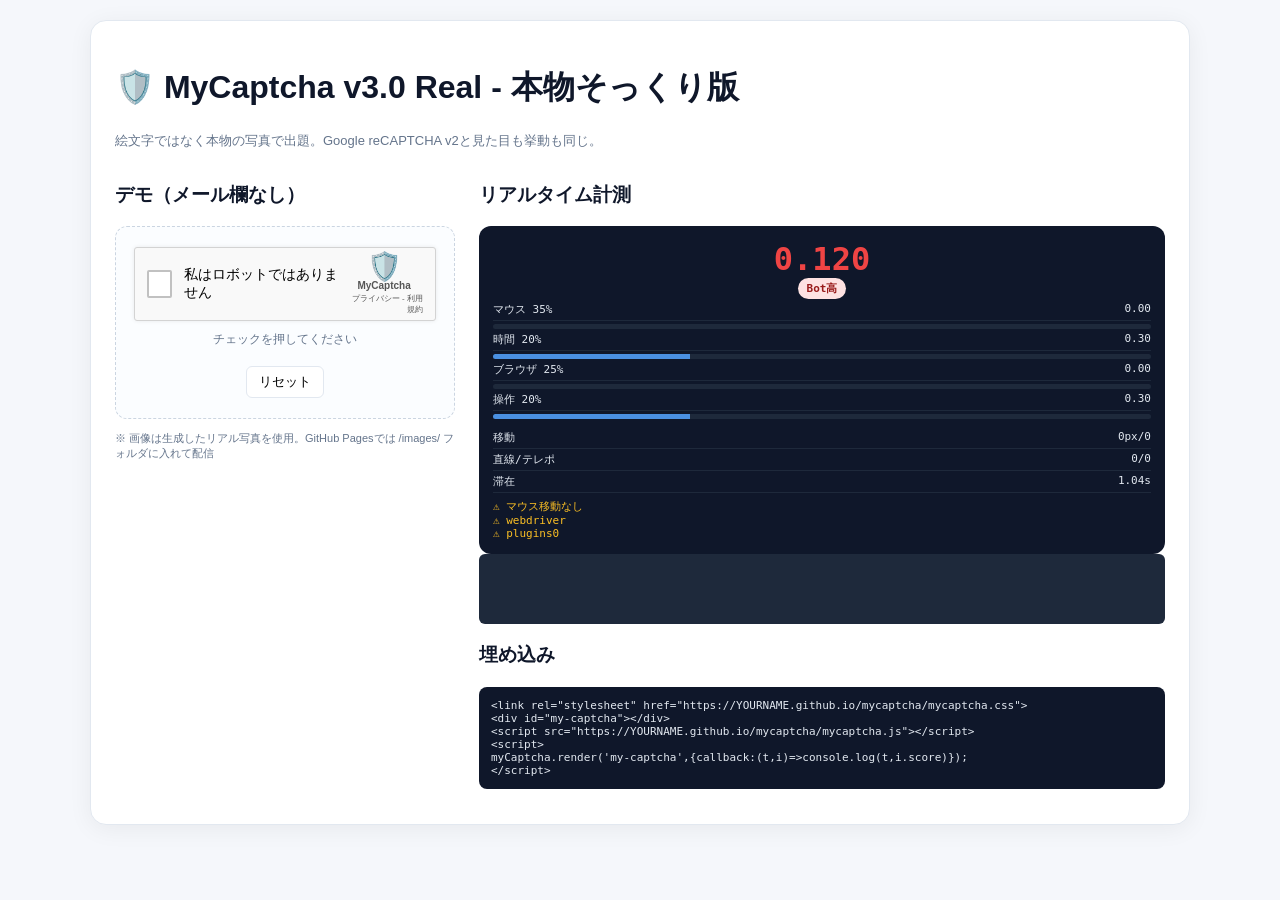
<file: index.html>
<!doctype html>
<html lang="ja">
<head>
<meta charset="utf-8">
<meta name="viewport" content="width=device-width,initial-scale=1">
<title>MyCaptcha v3.0 Real - 本物そっくり画像パズル</title>
<link rel="stylesheet" href="./mycaptcha.css">
<style>
:root{--bg:#f5f7fb;--card:#fff;--text:#0f172a;--muted:#64748b;--border:#e2e8f0;--primary:#4a90e2}
*{box-sizing:border-box} body{font-family:"Noto Sans JP",sans-serif;background:var(--bg);margin:0;padding:20px;color:var(--text)}
.card{background:var(--card);border-radius:16px;padding:24px;max-width:1100px;margin:0 auto;box-shadow:0 4px 24px rgba(0,0,0,.06);border:1px solid var(--border)}
.grid{display:grid;grid-template-columns:340px 1fr;gap:24px} @media(max-width:900px){.grid{grid-template-columns:1fr}}
.demo-box{background:#fbfdff;border:1px dashed #cbd5e1;border-radius:12px;padding:20px;display:flex;flex-direction:column;align-items:center;gap:10px}
.debug{background:#0f172a;color:#e2e8f0;border-radius:12px;padding:14px;font-family:monospace;font-size:11px}
.row{display:flex;justify-content:space-between;padding:3px 0;border-bottom:1px solid #1e293b}
.bar{height:5px;background:#1e293b;border-radius:3px;overflow:hidden;margin-top:3px}
.bar-fill{height:100%;background:var(--primary);transition:width .2s}
.score-big{font-size:32px;font-weight:800;text-align:center}
.badge{display:inline-block;padding:3px 9px;border-radius:20px;font-size:11px;font-weight:700}
.badge.human{background:#dcfce7;color:#166534}.badge.suspicious{background:#fef9c3;color:#854d0e}.badge.bot{background:#fee2e2;color:#991b1b}
pre{background:#0f172a;color:#e2e8f0;padding:12px;border-radius:8px;overflow:auto;font-size:11px}
canvas{width:100%;height:70px;background:#1e293b;border-radius:6px}
.token{word-break:break-all;background:#f8fafc;border:1px solid var(--border);border-radius:6px;padding:8px;font-family:monospace;font-size:10px}
</style>
</head>
<body>
<div class="card">
<h1>🛡️ MyCaptcha v3.0 Real - 本物そっくり版</h1>
<p style="color:var(--muted);font-size:13px">絵文字ではなく本物の写真で出題。Google reCAPTCHA v2と見た目も挙動も同じ。</p>
<div class="grid">
<div>
<h3>デモ（メール欄なし）</h3>
<div class="demo-box">
<div id="demo-captcha"></div>
<div id="status" style="font-size:12px;color:var(--muted)">チェックを押してください</div>
<div id="token" class="token" style="display:none"></div>
<button onclick="myCaptcha.reset()" style="margin-top:8px;padding:6px 12px;border:1px solid var(--border);border-radius:6px;background:#fff;cursor:pointer">リセット</button>
</div>
<p style="font-size:11px;color:var(--muted);margin-top:12px">※ 画像は生成したリアル写真を使用。GitHub Pagesでは /images/ フォルダに入れて配信</p>
</div>
<div>
<h3>リアルタイム計測</h3>
<div class="debug" id="debug">計測中...</div>
<canvas id="trail" width="560" height="140"></canvas>
<h3 style="margin-top:14px">埋め込み</h3>
<pre>&lt;link rel="stylesheet" href="https://YOURNAME.github.io/mycaptcha/mycaptcha.css"&gt;
&lt;div id="my-captcha"&gt;&lt;/div&gt;
&lt;script src="https://YOURNAME.github.io/mycaptcha/mycaptcha.js"&gt;&lt;/script&gt;
&lt;script&gt;
myCaptcha.render('my-captcha',{callback:(t,i)=>console.log(t,i.score)});
&lt;/script&gt;</pre>
</div>
</div>
</div>
<script src="./mycaptcha.js"></script>
<script>
const canvas=document.getElementById('trail'), ctx=canvas.getContext('2d');
function drawTrail(pos){
  ctx.clearRect(0,0,canvas.width,canvas.height);
  if(!pos||pos.length<2) return;
  const xs=pos.map(p=>p.x), ys=pos.map(p=>p.y);
  const minX=Math.min(...xs), maxX=Math.max(...xs), minY=Math.min(...ys), maxY=Math.max(...ys);
  const pad=8, w=canvas.width-pad*2, h=canvas.height-pad*2;
  const sx=(maxX-minX)>0?w/(maxX-minX):1, sy=(maxY-minY)>0?h/(maxY-minY):1, sc=Math.min(sx,sy);
  ctx.strokeStyle='#4a90e2'; ctx.lineWidth=2; ctx.beginPath();
  pos.forEach((p,i)=>{ const x=pad+(p.x-minX)*sc, y=pad+(p.y-minY)*sc; if(i===0) ctx.moveTo(x,y); else ctx.lineTo(x,y); }); ctx.stroke();
}
function renderDebug(){
  const d=myCaptcha.getDetailed(); if(!d) return;
  const cls=d.score>=0.6?'human':d.score>=0.3?'suspicious':'bot';
  document.getElementById('debug').innerHTML=`
    <div class="score-big" style="color:${d.score>=0.6?'#22c55e':d.score>=0.3?'#eab308':'#ef4444'}">${d.score.toFixed(3)}</div>
    <div style="text-align:center"><span class="badge ${cls}">${d.classification}</span></div>
    <div class="row"><span>マウス 35%</span><span>${d.breakdown.mouse.toFixed(2)}</span></div><div class="bar"><div class="bar-fill" style="width:${d.breakdown.mouse*100}%"></div></div>
    <div class="row"><span>時間 20%</span><span>${d.breakdown.time.toFixed(2)}</span></div><div class="bar"><div class="bar-fill" style="width:${d.breakdown.time*100}%"></div></div>
    <div class="row"><span>ブラウザ 25%</span><span>${d.breakdown.browser.toFixed(2)}</span></div><div class="bar"><div class="bar-fill" style="width:${d.breakdown.browser*100}%"></div></div>
    <div class="row"><span>操作 20%</span><span>${d.breakdown.interaction.toFixed(2)}</span></div><div class="bar"><div class="bar-fill" style="width:${d.breakdown.interaction*100}%"></div></div>
    <div style="margin-top:8px"><div class="row"><span>移動</span><span>${d.raw.distance}px/${d.raw.moves}</span></div><div class="row"><span>直線/テレポ</span><span>${d.raw.maxStraight}/${d.raw.teleports}</span></div><div class="row"><span>滞在</span><span>${d.raw.timeOnPage}s</span></div></div>
    ${d.reasons.length? `<div style="color:#fbbf24;margin-top:6px">⚠️ ${d.reasons.slice(0,3).join('<br>⚠️ ')}</div>`:`<div style="color:#4ade80;margin-top:6px">✅ 不審なし</div>`}
  `;
  drawTrail(d.raw.positions);
}
myCaptcha.render('demo-captcha',{callback:(token,info)=>{ document.getElementById('status').innerHTML=`✅ 成功 <span class="badge human">${info.classification}</span>`; const tb=document.getElementById('token'); tb.style.display='block'; tb.textContent=token; }});
setInterval(renderDebug,200);
</script>
</body>
</html>
</file>
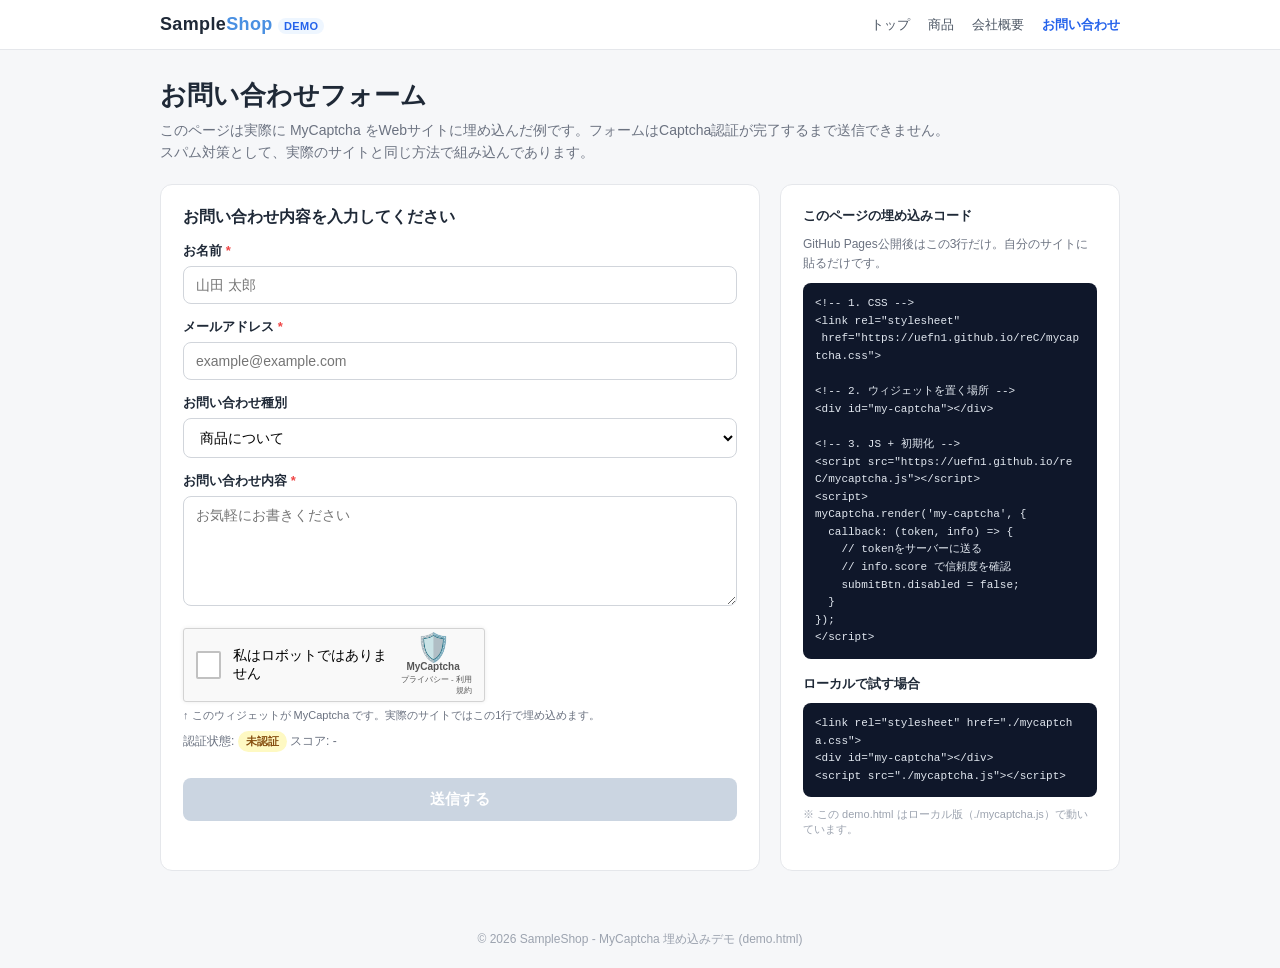
<file: Demo.html>
<!doctype html>
<html lang="ja">
<head>
<meta charset="utf-8">
<meta name="viewport" content="width=device-width,initial-scale=1">
<title>お問い合わせ | サンプルサイト - MyCaptcha埋め込みデモ - uefn1.github.io/reC</title>
<link rel="stylesheet" href="./mycaptcha.css">
<style>
*{box-sizing:border-box}
body{font-family:"Noto Sans JP",Helvetica,Arial,sans-serif;margin:0;background:#f6f7f9;color:#1f2937}
header{background:#fff;border-bottom:1px solid #e5e7eb;position:sticky;top:0;z-index:10}
.nav{max-width:1000px;margin:0 auto;padding:14px 20px;display:flex;justify-content:space-between;align-items:center}
.logo{font-weight:800;font-size:18px;letter-spacing:.02em}
.logo span{color:#4a90e2}
.nav a{margin-left:18px;font-size:13px;color:#4b5563;text-decoration:none}
.hero{max-width:1000px;margin:28px auto 0;padding:0 20px}
.hero h1{font-size:26px;margin:0 0 6px}
.hero p{color:#6b7280;font-size:14px;line-height:1.6;margin:0}
.container{max-width:1000px;margin:20px auto 40px;padding:0 20px;display:grid;grid-template-columns:1fr 340px;gap:20px}
@media(max-width:820px){.container{grid-template-columns:1fr}}
.card{background:#fff;border:1px solid #e5e7eb;border-radius:12px;padding:22px}
.card h2{font-size:16px;margin:0 0 14px}
label{display:block;font-size:13px;font-weight:600;margin:14px 0 6px}
label span{color:#ef4444}
input[type="text"],input[type="email"],textarea,select{width:100%;padding:10px 12px;border:1px solid #d1d5db;border-radius:8px;font-size:14px;font-family:inherit;background:#fff}
input:focus,textarea:focus,select:focus{outline:none;border-color:#4a90e2;box-shadow:0 0 0 3px rgba(74,144,226,.15)}
textarea{height:110px;resize:vertical}
.captcha-wrap{margin:18px 0 10px}
.captcha-note{font-size:11px;color:#6b7280;margin-top:6px}
.submit{width:100%;padding:12px;background:#4a90e2;color:#fff;border:none;border-radius:8px;font-size:15px;font-weight:700;cursor:pointer;margin-top:16px;transition:.15s}
.submit:disabled{background:#cbd5e1;cursor:not-allowed}
.submit:not(:disabled):hover{background:#3a7bd5}
.alert{padding:12px 14px;border-radius:8px;font-size:13px;line-height:1.5;display:none;margin-top:14px}
.alert.success{background:#dcfce7;color:#166534;border:1px solid #bbf7d0}
.alert.error{background:#fee2e2;color:#991b1b;border:1px solid #fecaca}
.side{position:sticky;top:70px;height:fit-content}
.side h3{font-size:13px;margin:0 0 10px}
.code{background:#0f172a;color:#e2e8f0;border-radius:8px;padding:12px;font-family:monospace;font-size:11px;line-height:1.6;overflow:auto;white-space:pre-wrap;word-break:break-all}
.badge{display:inline-block;padding:3px 8px;border-radius:999px;font-size:11px;font-weight:700}
.badge.ok{background:#dcfce7;color:#166534}
.badge.wait{background:#fef9c3;color:#854d0e}
.status{font-size:12px;color:#6b7280;margin-top:8px}
footer{max-width:1000px;margin:0 auto;padding:20px;color:#9ca3af;font-size:12px;text-align:center}
.token-box{background:#f8fafc;border:1px solid #e5e7eb;border-radius:8px;padding:10px;font-family:monospace;font-size:10px;word-break:break-all;display:none;margin-top:10px}
</style>
</head>
<body>
<header>
  <div class="nav">
    <div class="logo">Sample<span>Shop</span> <span style="font-size:11px;background:#eef6ff;color:#2563eb;padding:2px 6px;border-radius:999px">DEMO</span></div>
    <nav><a href="#">トップ</a><a href="#">商品</a><a href="#">会社概要</a><a href="#" style="color:#2563eb;font-weight:700">お問い合わせ</a></nav>
  </div>
</header>

<div class="hero">
  <h1>お問い合わせフォーム</h1>
  <p>このページは実際に MyCaptcha をWebサイトに埋め込んだ例です。フォームはCaptcha認証が完了するまで送信できません。<br>スパム対策として、実際のサイトと同じ方法で組み込んであります。</p>
</div>

<div class="container">
  <!-- 左：実際のフォーム -->
  <div class="card">
    <h2>お問い合わせ内容を入力してください</h2>
    <form id="contact-form">
      <label>お名前 <span>*</span></label>
      <input type="text" id="f-name" placeholder="山田 太郎" required>

      <label>メールアドレス <span>*</span></label>
      <input type="email" id="f-email" placeholder="example@example.com" required>

      <label>お問い合わせ種別</label>
      <select id="f-type">
        <option>商品について</option>
        <option>配送・返品について</option>
        <option>その他</option>
      </select>

      <label>お問い合わせ内容 <span>*</span></label>
      <textarea id="f-message" placeholder="お気軽にお書きください" required></textarea>

      <div class="captcha-wrap">
        <!-- ここが実際の埋め込み部分 -->
        <div id="my-captcha"></div>
        <div class="captcha-note">↑ このウィジェットが MyCaptcha です。実際のサイトではこの1行で埋め込めます。</div>
        <div class="status" id="captcha-status">認証状態: <span class="badge wait">未認証</span> スコア: -</div>
        <div class="token-box" id="token-box"></div>
      </div>

      <button type="submit" class="submit" id="submit-btn" disabled>送信する</button>
      <div class="alert success" id="alert-success">✅ 送信完了！お問い合わせありがとうございます。担当者からご連絡します。</div>
      <div class="alert error" id="alert-error">⚠️ 先に「私はロボットではありません」にチェックしてください。</div>
    </form>
  </div>

  <!-- 右：埋め込み方法 -->
  <div class="side">
    <div class="card">
      <h3>このページの埋め込みコード</h3>
      <p style="font-size:12px;color:#6b7280;line-height:1.6;margin:0 0 10px">GitHub Pages公開後はこの3行だけ。自分のサイトに貼るだけです。</p>
      <div class="code">&lt;!-- 1. CSS --&gt;
&lt;link rel="stylesheet"
 href="https://uefn1.github.io/reC/mycaptcha.css"&gt;

&lt;!-- 2. ウィジェットを置く場所 --&gt;
&lt;div id="my-captcha"&gt;&lt;/div&gt;

&lt;!-- 3. JS + 初期化 --&gt;
&lt;script src="https://uefn1.github.io/reC/mycaptcha.js"&gt;&lt;/script&gt;
&lt;script&gt;
myCaptcha.render('my-captcha', {
  callback: (token, info) =&gt; {
    // tokenをサーバーに送る
    // info.score で信頼度を確認
    submitBtn.disabled = false;
  }
});
&lt;/script&gt;</div>

      <h3 style="margin-top:16px">ローカルで試す場合</h3>
      <div class="code">&lt;link rel="stylesheet" href="./mycaptcha.css"&gt;
&lt;div id="my-captcha"&gt;&lt;/div&gt;
&lt;script src="./mycaptcha.js"&gt;&lt;/script&gt;</div>
      <p style="font-size:11px;color:#9ca3af;margin-top:10px">※ この demo.html はローカル版（./mycaptcha.js）で動いています。</p>
    </div>
  </div>
</div>

<footer>© 2026 SampleShop - MyCaptcha 埋め込みデモ (demo.html)</footer>

<script src="./mycaptcha.js"></script>
<script>
// 実際のサイトと同じ埋め込み
const submitBtn = document.getElementById('submit-btn');
const statusEl = document.getElementById('captcha-status');
const tokenBox = document.getElementById('token-box');

myCaptcha.render('my-captcha', {
  callback: (token, info) => {
    console.log('MyCaptcha token:', token);
    console.log('Score:', info.score, info.classification);
    statusEl.innerHTML = `認証状態: <span class="badge ok">認証済み</span> スコア: ${info.score.toFixed(3)} (${info.classification})`;
    submitBtn.disabled = false;
    tokenBox.style.display = 'block';
    tokenBox.textContent = 'token: ' + token;
  }
});

document.getElementById('contact-form').addEventListener('submit', (e) => {
  e.preventDefault();
  const token = myCaptcha.getResponse();
  if (!token) {
    document.getElementById('alert-error').style.display = 'block';
    document.getElementById('alert-success').style.display = 'none';
    return;
  }
  // 本番ではここで fetch('/api/contact', {method:'POST', body: JSON.stringify({token, ...})})
  document.getElementById('alert-error').style.display = 'none';
  document.getElementById('alert-success').style.display = 'block';
  // 任意: 送信後にリセット
  // myCaptcha.reset(); submitBtn.disabled = true;
});
</script>
</body>
</html>
</file>
<file: mycaptcha.css>
.mycaptcha-box{width:302px;height:74px;display:flex;justify-content:space-between;align-items:center;border:1px solid #d3d3d3;border-radius:3px;background:#f9f9f9;padding:0 12px;box-sizing:border-box;font-family:Roboto,"Noto Sans JP",sans-serif;user-select:none;position:relative;box-shadow:0 0 4px rgba(0,0,0,.08)}
.mc-left{display:flex;align-items:center;gap:12px}
.mc-checkbox{width:28px;height:28px;border:2px solid #c1c1c1;border-radius:2px;background:#fff;cursor:pointer;display:flex;align-items:center;justify-content:center;position:relative;transition:.2s;outline:none}
.mc-checkbox:hover{border-color:#8d8d8d}.mc-checkbox:focus{border-color:#4a90e2;box-shadow:0 0 0 2px rgba(74,144,226,.2)}
.mc-checkbox.loading .mc-spinner{display:block}.mc-checkbox.checked{border-color:#4caf50}.mc-checkbox.checked .mc-checkmark{display:block}
.mc-checkmark{display:none;width:12px;height:20px;border:solid #4caf50;border-width:0 3px 3px 0;transform:rotate(45deg) translateY(-2px)}
.mc-spinner{display:none;width:18px;height:18px;border:3px solid #e0e0e0;border-top:3px solid #4285f4;border-radius:50%;animation:mc-spin .8s linear infinite}
@keyframes mc-spin{to{transform:rotate(360deg)}}
.mc-label{font-size:14px;color:#000}.mc-right{text-align:right;display:flex;flex-direction:column;align-items:center;gap:2px}
.mc-logo{display:flex;flex-direction:column;align-items:center;font-size:10px;color:#555;font-weight:700;line-height:1}
.mc-logo span{font-size:28px}.mc-links{font-size:8px;color:#555}
.mycaptcha-challenge{position:fixed;inset:0;background:rgba(0,0,0,.6);z-index:99999;display:flex;align-items:center;justify-content:center;padding:16px;backdrop-filter:blur(3px)}
.mc-modal{background:#fff;width:410px;max-width:100%;border-radius:4px;overflow:hidden;box-shadow:0 8px 32px rgba(0,0,0,.4);animation:mc-pop .25s ease-out}
@keyframes mc-pop{from{transform:scale(.95);opacity:0}to{transform:scale(1);opacity:1}}
.mc-modal-head{background:#4a90e2;color:#fff;padding:16px 20px;display:flex;justify-content:space-between;gap:12px;min-height:80px}
.mc-instruct{font-size:14px;line-height:1.5;font-weight:400}
.mc-reload{background:rgba(255,255,255,.2);border:1px solid #fff;color:#fff;border-radius:50%;width:36px;height:36px;cursor:pointer;font-size:18px;flex-shrink:0;display:flex;align-items:center;justify-content:center}
.mc-grid{display:grid;grid-template-columns:repeat(3,1fr);gap:2px;padding:2px;background:#fff}
.mc-cell-real{aspect-ratio:1;position:relative;cursor:pointer;overflow:hidden;border:3px solid transparent;transition:.12s;background:#eee}
.mc-cell-real img{width:100%;height:100%;object-fit:cover;display:block;pointer-events:none}
.mc-cell-real:hover{filter:brightness(.9);transform:scale(1.01)}
.mc-cell-real.selected{border-color:#4a90e2}
.mc-cell-real.selected .mc-cell-check{position:absolute;top:6px;right:6px;background:#4a90e2;color:#fff;width:24px;height:24px;border-radius:50%;display:flex;align-items:center;justify-content:center;font-size:14px;font-weight:bold}
.mc-cell-real.selected .mc-cell-check::after{content:'✓'}
.mc-cell-real.selected::after{content:'';position:absolute;inset:0;background:rgba(74,144,226,.15);pointer-events:none}
.mc-modal-foot{display:flex;justify-content:space-between;align-items:center;padding:12px 16px;border-top:1px solid #e0e0e0;background:#fafafa}
.mc-verify{background:#4a90e2;color:#fff;border:none;padding:9px 22px;border-radius:3px;cursor:pointer;font-weight:600;font-size:13px}
.mc-skip{background:#fff;border:1px solid #d0d0d0;padding:8px 16px;border-radius:3px;cursor:pointer;font-size:12px}
.mc-shake{animation:shake .4s}
@keyframes shake{0%,100%{transform:translateX(0)}20%{transform:translateX(-6px)}40%{transform:translateX(6px)}60%{transform:translateX(-4px)}80%{transform:translateX(4px)}}
</file>
